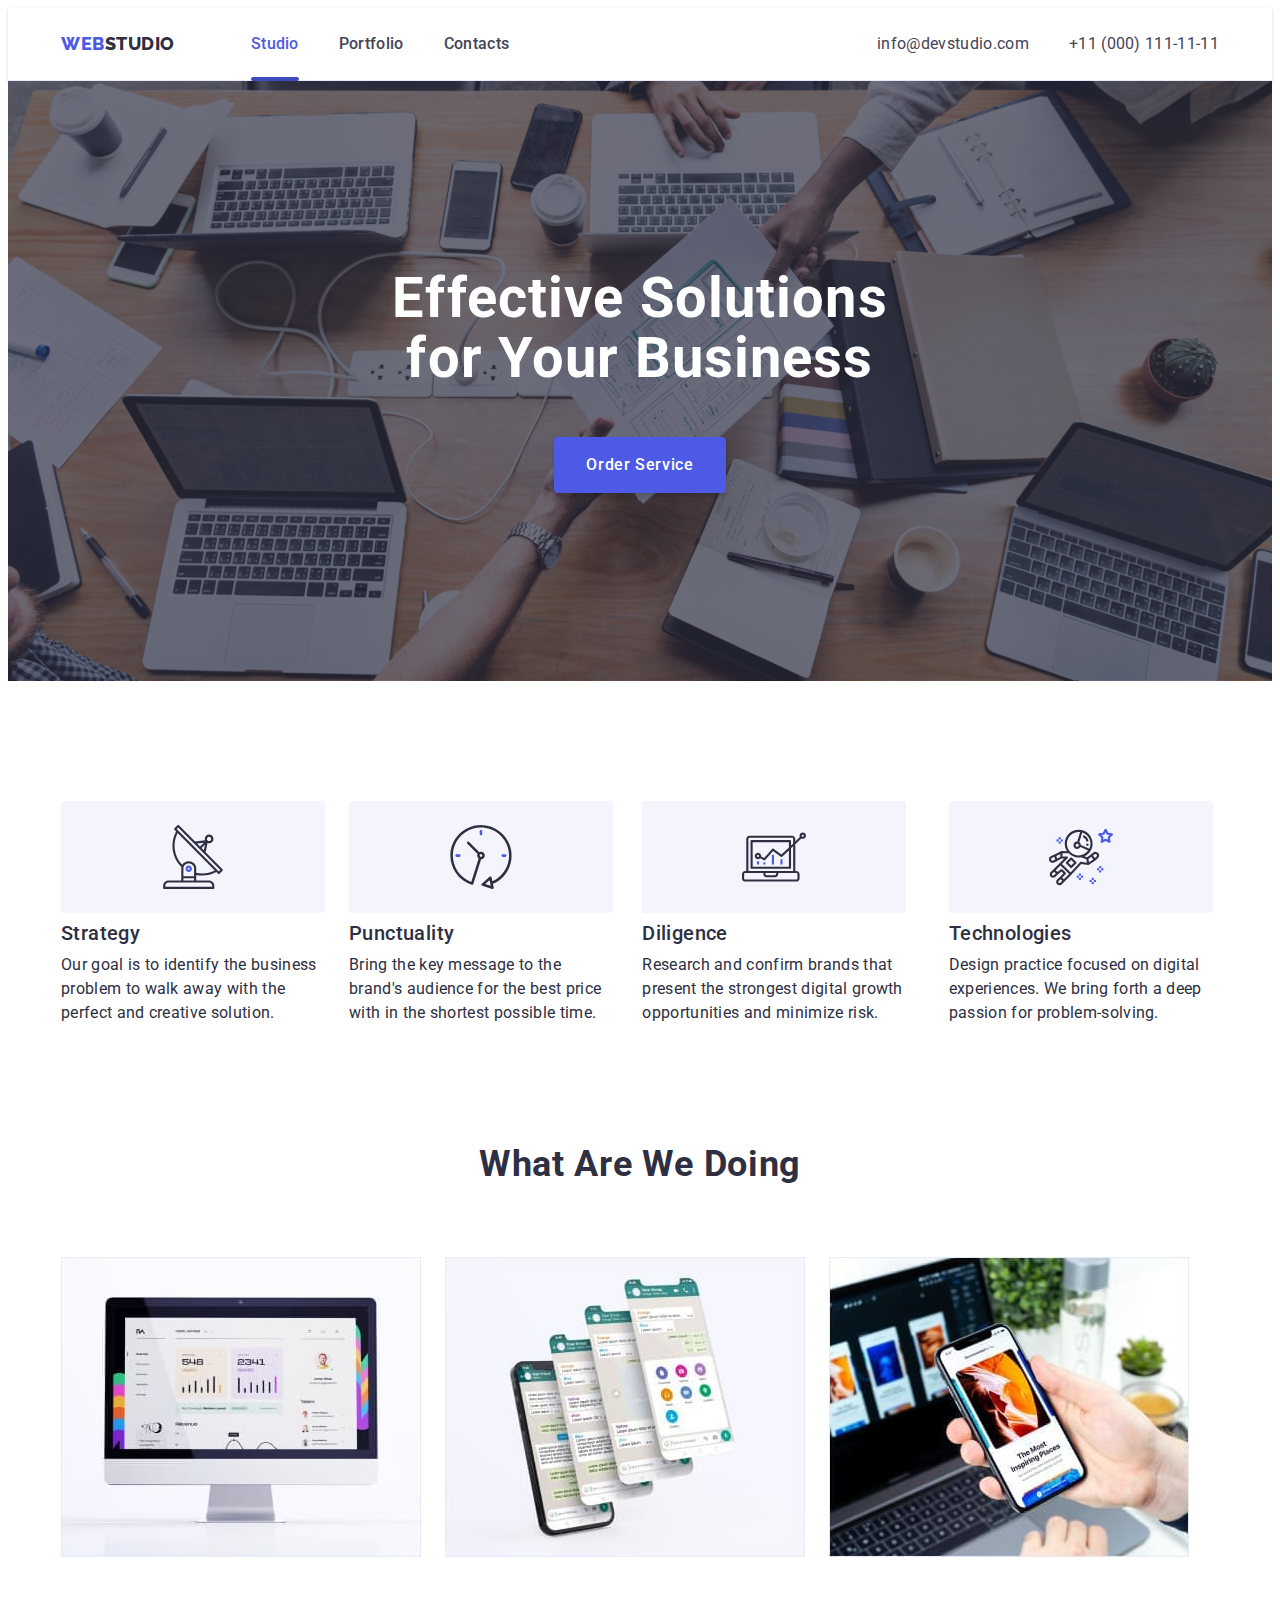
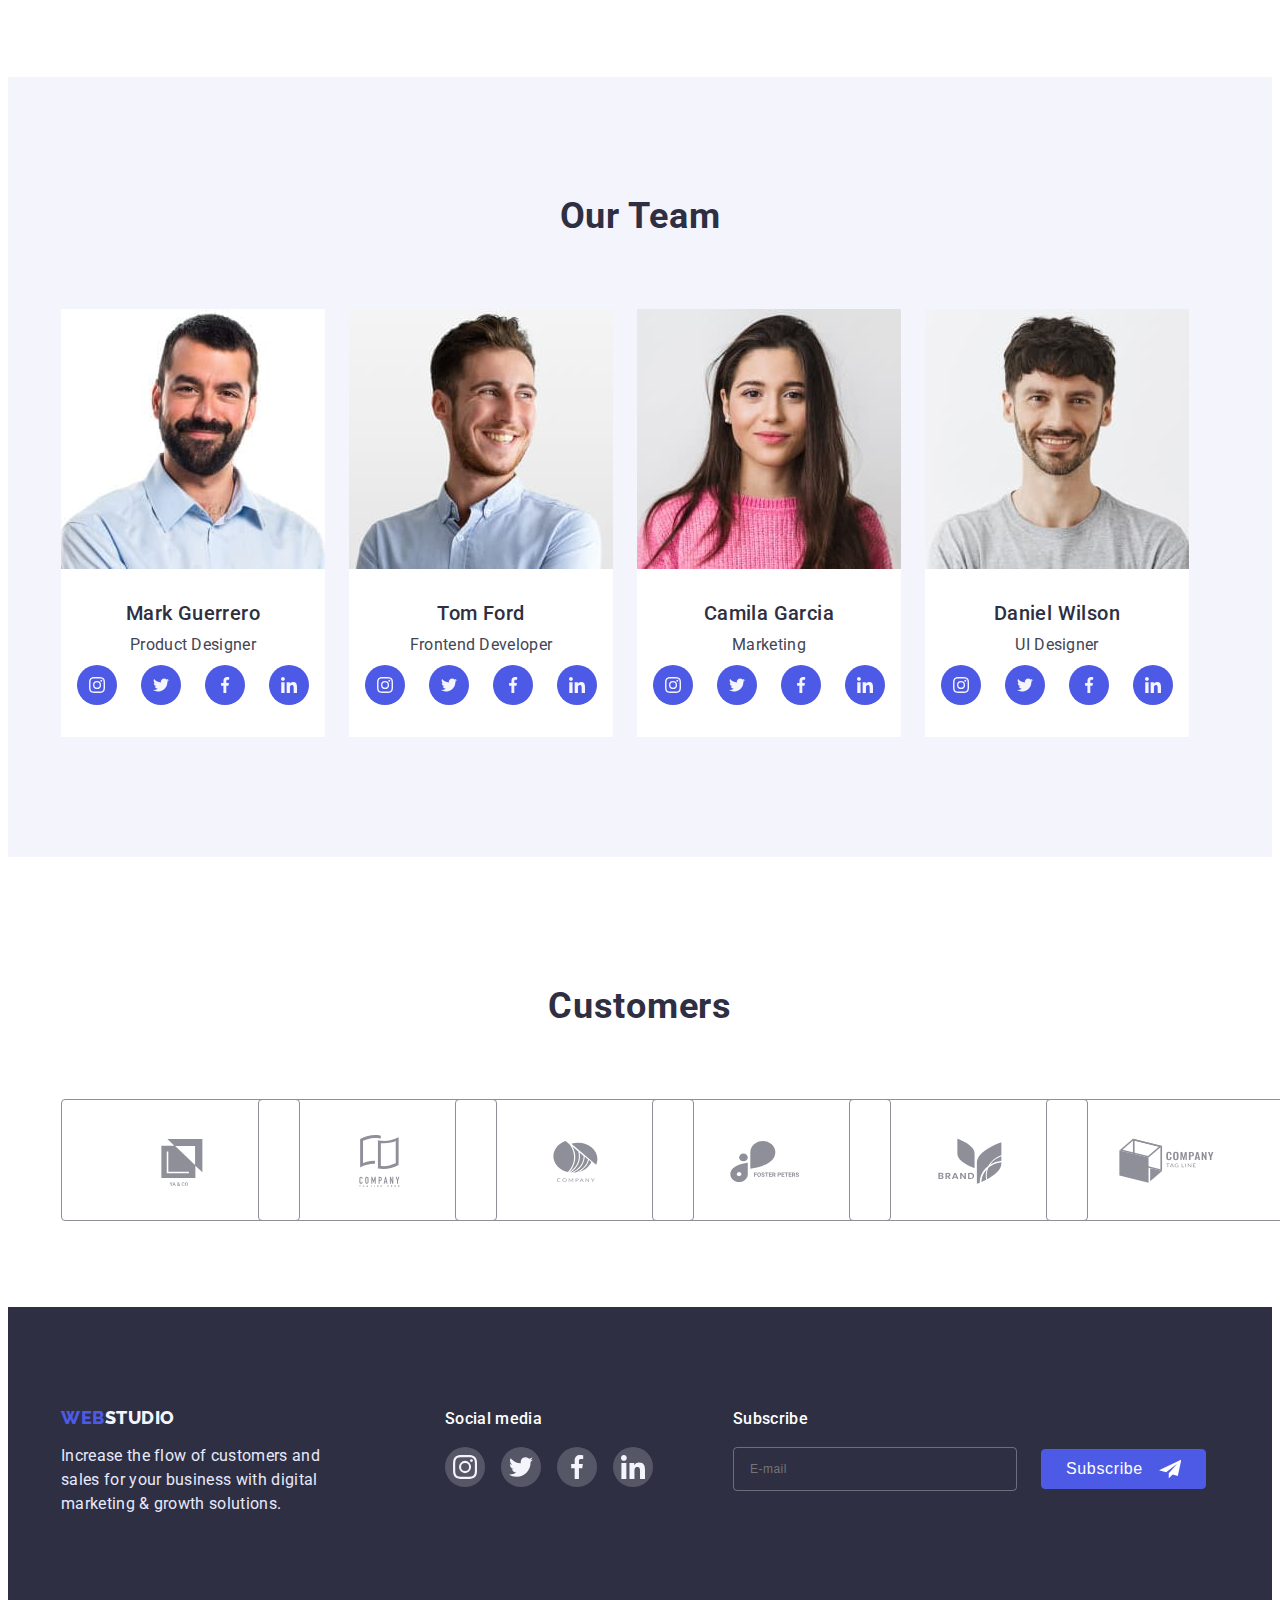
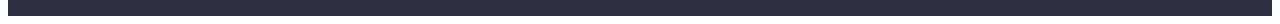
<file: index.html>
<!DOCTYPE html>
<html lang="en">

<head>
    <meta charset="UTF-8">
    <meta http-equiv="X-UA-Compatible" content="IE=edge">
    <meta name="viewport" content="width=device-width, initial-scale=1.0">
    <title>Document</title>
    <link rel="preconnect" href="https://fonts.googleapis.com">
    <link rel="preconnect" href="https://fonts.gstatic.com" crossorigin>
    <link href="https://fonts.googleapis.com/css2?family=Raleway:wght@800&family=Roboto:wght@400;500;700&display=swap"
        rel="stylesheet">
    <link rel="stylesheet" href="https://cdnjs.cloudflare.com/ajax/libs/modern-normalize/1.1.0/modern-normalize.min.css"
        integrity="sha512-wpPYUAdjBVSE4KJnH1VR1HeZfpl1ub8YT/NKx4PuQ5NmX2tKuGu6U/JRp5y+Y8XG2tV+wKQpNHVUX03MfMFn9Q=="
        crossorigin="anonymous" referrerpolicy="no-referrer" />
    <link rel="stylesheet" type="text/css" href="./css/style.css" />
</head>

<body>
    <header class="header_line">
        <div class="container cont">
            <nav class="header-navigation">
                <a href="./index.html" class="list_item header_logo"><span class="header_span">Web</span>Studio</a>
                <ul class="list_osn">
                    <li class="list_item">
                        <a class="header_link link-current" href="">Studio</a>
                    </li>
                    <li class="list_item">
                        <a class="header_link" href="porfolio.html">Portfolio</a>
                    </li>
                    <li class="list_item">
                        <a class="header_link" href="">Contacts</a>
                    </li>
                </ul>
            </nav>
            <address>
                <ul class="list_osn">
                    <li class="list_item"><a class="header-mail" href="mailto:info@devstudio.com">info@devstudio.com</a>
                    </li>
                    <li class="list_item"><a class="header-tel" href="tel:+110001111111">+11 (000) 111-11-11</a></li>
                </ul>
            </address>
        </div>
    </header>
    <main>
        <section class="hero_title">
            <div class="container">
                <h1 class="fon_text">Effective Solutions for Your Business</h1>
                <button class="fon_btn " type="button" data-modal-open> Order Service </button>
            </div>
        </section>
        <section class="section">
            <div class="container">
                <h2 hidden class="features_title">features</h2>
                <ul class="features_osn_list">
                    <li class="item-pre icon-antena">
                        <h3 class="features_osn_list_title">Strategy</h3>
                        <p class="features_osn_list_text">Our goal is to identify the business problem to walk away with
                            the perfect and creative solution.</p>
                    </li>
                    <li class="item-pre icon-clock">
                        <h3 class="features_osn_list_title">Punctuality</h3>
                        <p class="features_osn_list_text">Bring the key message to the brand's audience for the best
                            price with in the shortest possible time.</p>
                    </li>
                    <li class="item-pre icon-diagrama ">
                        <h3 class="features_osn_list_title">Diligence</h3>
                        <p class="features_osn_list_text">Research and confirm brands that present the strongest digital
                            growth opportunities and minimize risk.</p>
                    </li>
                    <li class="item-pre icon-astronaut">
                        <h3 class="features_osn_list_title">Technologies</h3>
                        <p class="features_osn_list_text">Design practice focused on digital experiences. We bring forth
                            a deep
                            passion for problem-solving.</p>
                    </li>
                </ul>
            </div>
        </section>
        <section class="section section-cont">
            <div class="container">
                <h2 class="works_title">What are we doing</h2>
                <ul class="works_list">
                    <li><img src="./images/img3.jpg" alt="img3" width="360">
                    </li>
                    <li><img src="./images/img1.jpg" alt="img1" width="360">
                    </li>
                    <li><img src="./images/img2.jpg" alt="img2" width="360">
                    </li>
                </ul>
            </div>
        </section>
        <section class="section section-item">
            <div class="container">
                <h2 class="section_teams">Our Team</h2>
                <ul class="teams_list">
                    <li>
                        <img src="./images/people.jpg" alt="people" width="264">
                        <div class="text-teamm">
                            <h3 class="text-teamm-title">Mark Guerrero</h3>
                            <p class="text-teamm-text">Product Designer</p>
                            <ul class="text_soc_list soc_list">
                                <li class="section-soc-title">
                                    <a href="" class="section-soc-link team_link">
                                        <svg class="icon-social" width="16" height="16">
                                            <use href="./images/symbol-defs.svg#icon-instagram"></use>
                                        </svg>
                                    </a>
                                </li>
                                <li class="section-soc-title">
                                    <a href="" class="section-soc-link team_link">
                                        <svg class="icon-social" width="16" height="16">
                                            <use href="./images/symbol-defs.svg#icon-twitter"></use>

                                        </svg>
                                    </a>
                                </li>
                                <li class="section-soc-title">
                                    <a href="" class="section-soc-link team_link">
                                        <svg class="icon-social" width="16" height="16">
                                            <use href="./images/symbol-defs.svg#icon-facebook"></use>
                                        </svg>
                                    </a>
                                </li>
                                <li class="section-soc-title">
                                    <a href="" class="section-soc-link team_link">
                                        <svg class="icon-social" width="16" height="16">
                                            <use href="./images/symbol-defs.svg#icon-linkedin"></use>
                                        </svg>
                                    </a>
                                </li>
                            </ul>
                        </div>
                    </li>
                    <li>
                        <img src="./images/people2.jpg" alt="people2" width="264">
                        <div class="text-teamm">
                            <h3 class="text-teamm-title">Tom Ford</h3>
                            <p class="text-teamm-text">Frontend Developer</p>
                            <ul class="text_soc_list soc_list">
                                <li class="section-soc-title">
                                    <a href="" class="section-soc-link team_link">
                                        <svg class="icon-social" width="16" height="16">
                                            <use href="./images/symbol-defs.svg#icon-instagram"></use>
                                        </svg>
                                    </a>
                                </li>
                                <li class="section-soc-title">
                                    <a href="" class="section-soc-link team_link">
                                        <svg class="icon-social" width="16" height="16">
                                            <use href="./images/symbol-defs.svg#icon-twitter"></use>

                                        </svg>
                                    </a>
                                </li>
                                <li class="section-soc-title">
                                    <a href="" class="section-soc-link team_link">
                                        <svg class="icon-social" width="16" height="16">
                                            <use href="./images/symbol-defs.svg#icon-facebook"></use>
                                        </svg>
                                    </a>
                                </li>
                                <li class="section-soc-title">
                                    <a href="" class="section-soc-link team_link">
                                        <svg class="icon-social" width="16" height="16">
                                            <use href="./images/symbol-defs.svg#icon-linkedin"></use>
                                        </svg>
                                    </a>
                                </li>
                            </ul>
                        </div>
                    </li>
                    <li>
                        <img src="./images/people3.jpg" alt="people3" width="264">
                        <div class="text-teamm">
                            <h3 class="text-teamm-title">Camila Garcia</h3>
                            <p class="text-teamm-text">Marketing</p>
                            <ul class="text_soc_list soc_list">
                                <li class="section-soc-title">
                                    <a href="" class="section-soc-link team_link">
                                        <svg class="icon-social" width="16" height="16">
                                            <use href="./images/symbol-defs.svg#icon-instagram"></use>
                                        </svg>
                                    </a>
                                </li>
                                <li class="section-soc-title">
                                    <a href="" class="section-soc-link team_link">
                                        <svg class="icon-social" width="16" height="16">
                                            <use href="./images/symbol-defs.svg#icon-twitter"></use>

                                        </svg>
                                    </a>
                                </li>
                                <li class="section-soc-title">
                                    <a href="" class="section-soc-link team_link">
                                        <svg class="icon-social" width="16" height="16">
                                            <use href="./images/symbol-defs.svg#icon-facebook"></use>
                                        </svg>
                                    </a>
                                </li>
                                <li class="section-soc-title">
                                    <a href="" class="section-soc-link team_link">
                                        <svg class="icon-social" width="16" height="16">
                                            <use href="./images/symbol-defs.svg#icon-linkedin"></use>
                                        </svg>
                                    </a>
                                </li>
                            </ul>
                        </div>
                    </li>
                    <li>
                        <img src="./images/peolpe4.jpg" alt="people3" width="264">
                        <div class="text-teamm">
                            <h3 class="text-teamm-title">Daniel Wilson</h3>
                            <p class="text-teamm-text">UI Designer</p>
                            <ul class="text_soc_list soc_list">
                                <li class="section-soc-title">
                                    <a href="" class="section-soc-link team_link">
                                        <svg class="icon-social" width="16" height="16">
                                            <use href="./images/symbol-defs.svg#icon-instagram"></use>
                                        </svg>
                                    </a>
                                </li>
                                <li class="section-soc-title">
                                    <a href="" class="section-soc-link team_link">
                                        <svg class="icon-social" width="16" height="16">
                                            <use href="./images/symbol-defs.svg#icon-twitter"></use>

                                        </svg>
                                    </a>
                                </li>
                                <li class="section-soc-title">
                                    <a href="" class="section-soc-link team_link">
                                        <svg class="icon-social" width="16" height="16">
                                            <use href="./images/symbol-defs.svg#icon-facebook"></use>
                                        </svg>
                                    </a>
                                </li>
                                <li class="section-soc-title">
                                    <a href="" class="section-soc-link team_link">
                                        <svg class="icon-social" width="16" height="16">
                                            <use href="./images/symbol-defs.svg#icon-linkedin"></use>
                                        </svg>
                                    </a>
                                </li>
                            </ul>
                        </div>
                    </li>
                </ul>
            </div>
        </section>
        <section class="section section-company">
            <div class="container">
                <h2 class="works_title">Customers</h2>
                <ul class="section-comp-list ">
                    <li class="section-comp-title">
                        <a href="" class="icon-company-link">
                            <svg class="icon-company" width="104" height="56">
                                <use href="./images/symbol-defs.svg#YACO"></use>
                            </svg>
                        </a>
                    </li>
                    <li class="section-comp-title">
                        <a href="" class="icon-company-link">
                            <svg class="icon-company" width="104" height="56">
                                <use href="./images/symbol-defs.svg#TAGLINE-HERE"> </use>
                            </svg>
                        </a>
                    </li>
                    <li class="section-comp-title">
                        <a href="" class="icon-company-link">
                            <svg class="icon-company" width="104" height="56">
                                <use href="./images/symbol-defs.svg#COMPANY"></use>
                            </svg></a>
                    </li>
                    <li class="section-comp-title">
                        <a href="" class="icon-company-link">
                            <svg class="icon-company" width="104" height="56">
                                <use href="./images/symbol-defs.svg#FOSTER-PETERS"></use>
                            </svg>
                        </a>
                    </li>
                    <li class="section-comp-title">
                        <a href="" class="icon-company-link">
                            <svg class="icon-company" width="104" height="56">
                                <use href="./images/symbol-defs.svg#BRAND"></use>
                            </svg>
                        </a>
                    </li>
                    <li class="section-comp-title">
                        <a href="" class="icon-company-link">
                            <svg class="icon-company" width="104" height="56">
                                <use href="./images/symbol-defs.svg#TAG-LINE"></use>
                            </svg>
                        </a>
                    </li>
                </ul>
            </div>
        </section>
    </main>
    <footer class="footer_osn">
        <div class="container footer-container">
            <div class="footer_logo">
                <a href="./index.html" class="footer-logo-osn fot_osn">Web<span
                        class="footer_span_osn">Studio</span></a>
                <p class="foote_text_osn">Increase the flow of customers and sales for your business with digital
                    marketing
                    & growth solutions.</p>
            </div>
            <div class="footer-social-media">
                <h3 class="footer_social_title">Social media</h3>
                <ul class="footer_social_list footer_list">
                    <li class="footer_list_element_link footer_list_element">
                        <a href="" class="footer-soc-link">
                            <svg class="" width="24" height="24">
                                <use href="./images/symbol-defs.svg#icon-instagram"></use>
                            </svg>
                        </a>
                    </li>
                    <li class="footer_list_element_link footer_list_element">
                        <a href="" class="footer-soc-link">
                            <svg class="icon-social" width="24" height="24">
                                <use href="./images/symbol-defs.svg#icon-twitter"></use>
                            </svg>
                        </a>
                    </li>
                    <li class="footer_list_element_link footer_list_element ">
                        <a href="" class="footer-soc-link">
                            <svg class="icon-social" width="24" height="24">
                                <use href="./images/symbol-defs.svg#icon-facebook"></use>
                            </svg>
                        </a>
                    </li>
                    <li class=" footer_list_element_link footer_list_element ">
                        <a href="" class="footer-soc-link">
                            <svg class="footer_list_element_linkicon-social" width="24" height="24">
                                <use href="./images/symbol-defs.svg#icon-linkedin"></use>
                            </svg>
                        </a>
                    </li>
                </ul>
            </div>
            <div class="footer-subscribe">
                <p class="footer-team-title">Subscribe</p>
                <form class="form-wrapper">
                    <input type="email" id="email" name="user-email" class="subscribe-input" placeholder="E-mail"
                        required />
                    <button type="submit" class="button-subscribe button-sub-text">Subscribe
                        <svg class="subscribe-icon" width="24" height="24">
                            <use href="./images/symbol-defs.svg#send"></use>
                        </svg>
                    </button>
                </form>
            </div>
        </div>
    </footer>
    <!--Modal window-->
    <div class="backdrop is-hidden" data-modal>
        <div class="modal">
            <button class="modal-close-btn" type="button" data-modal-close>
                <svg class="modal-icon" width="8" height="8">
                    <use href="./images/symbol-defs.svg#close"></use>
                </svg>
            </button>
            <p class="nodal-title">Leave your contacts and we will call you back</p>
            <form>
                <div class="modal-form-input">
                    <div class="modal-input-wrapper">
                        <label class="modal-label" for="name">Name</label>
                        <div class="modal-input-container">
                            <input type="text" class="modal-input" name="name" id="name">
                            <svg class="modal-input-icon" width="18" height="18">
                                <use href="./images/symbol-defs.svg#man"></use>
                            </svg>
                        </div>
                    </div>
                    <div class="modal-input-wrapper">
                        <label class="modal-label" for="phone">Phone</label>
                        <div class="modal-input-container">
                            <input type="tel" class="modal-input" name="phone" id="phone">
                            <svg class="modal-input-icon" width="18" height="24">
                                <use href="./images/symbol-defs.svg#tel"></use>
                            </svg>
                        </div>
                    </div>
                    <div class="modal-input-wrapper">
                        <label class="modal-label" for="email">Email</label>
                        <div class="modal-input-container">
                            <input type="email" class="modal-input" name="email">
                            <svg class="modal-input-icon" width="18" height="24">
                                <use href="./images/symbol-defs.svg#mail"></use>
                            </svg>
                        </div>
                    </div>
                <div class="modal-input-wrapper">
                    <label class="modal-label">Comment</label>
                    <textarea name="comment" class="modal-textarea" placeholder="Text input"></textarea>
                </div>
                </div>
                <input class="modal-form-check hidden-check" type="checkbox" name="user_policy" id="user_policy" />

                <label for="user_policy" class="modal-form-check-desc">
                    I accept the terms and conditions of the&nbsp;
                    <a href="" class="policy-style"> Privacy Policy</a>
                </label>
                <button class="modal-send-btn fon_btn" type="submit">Send</button>
            </form>
        </div>
    </div>
    <script src="https://unpkg.com/aos@2.3.1/dist/aos.js"></script>
    <script>
        AOS.init();
    </script>
    <script src="./js/modal.js"></script>
</body>

</html>
</file>
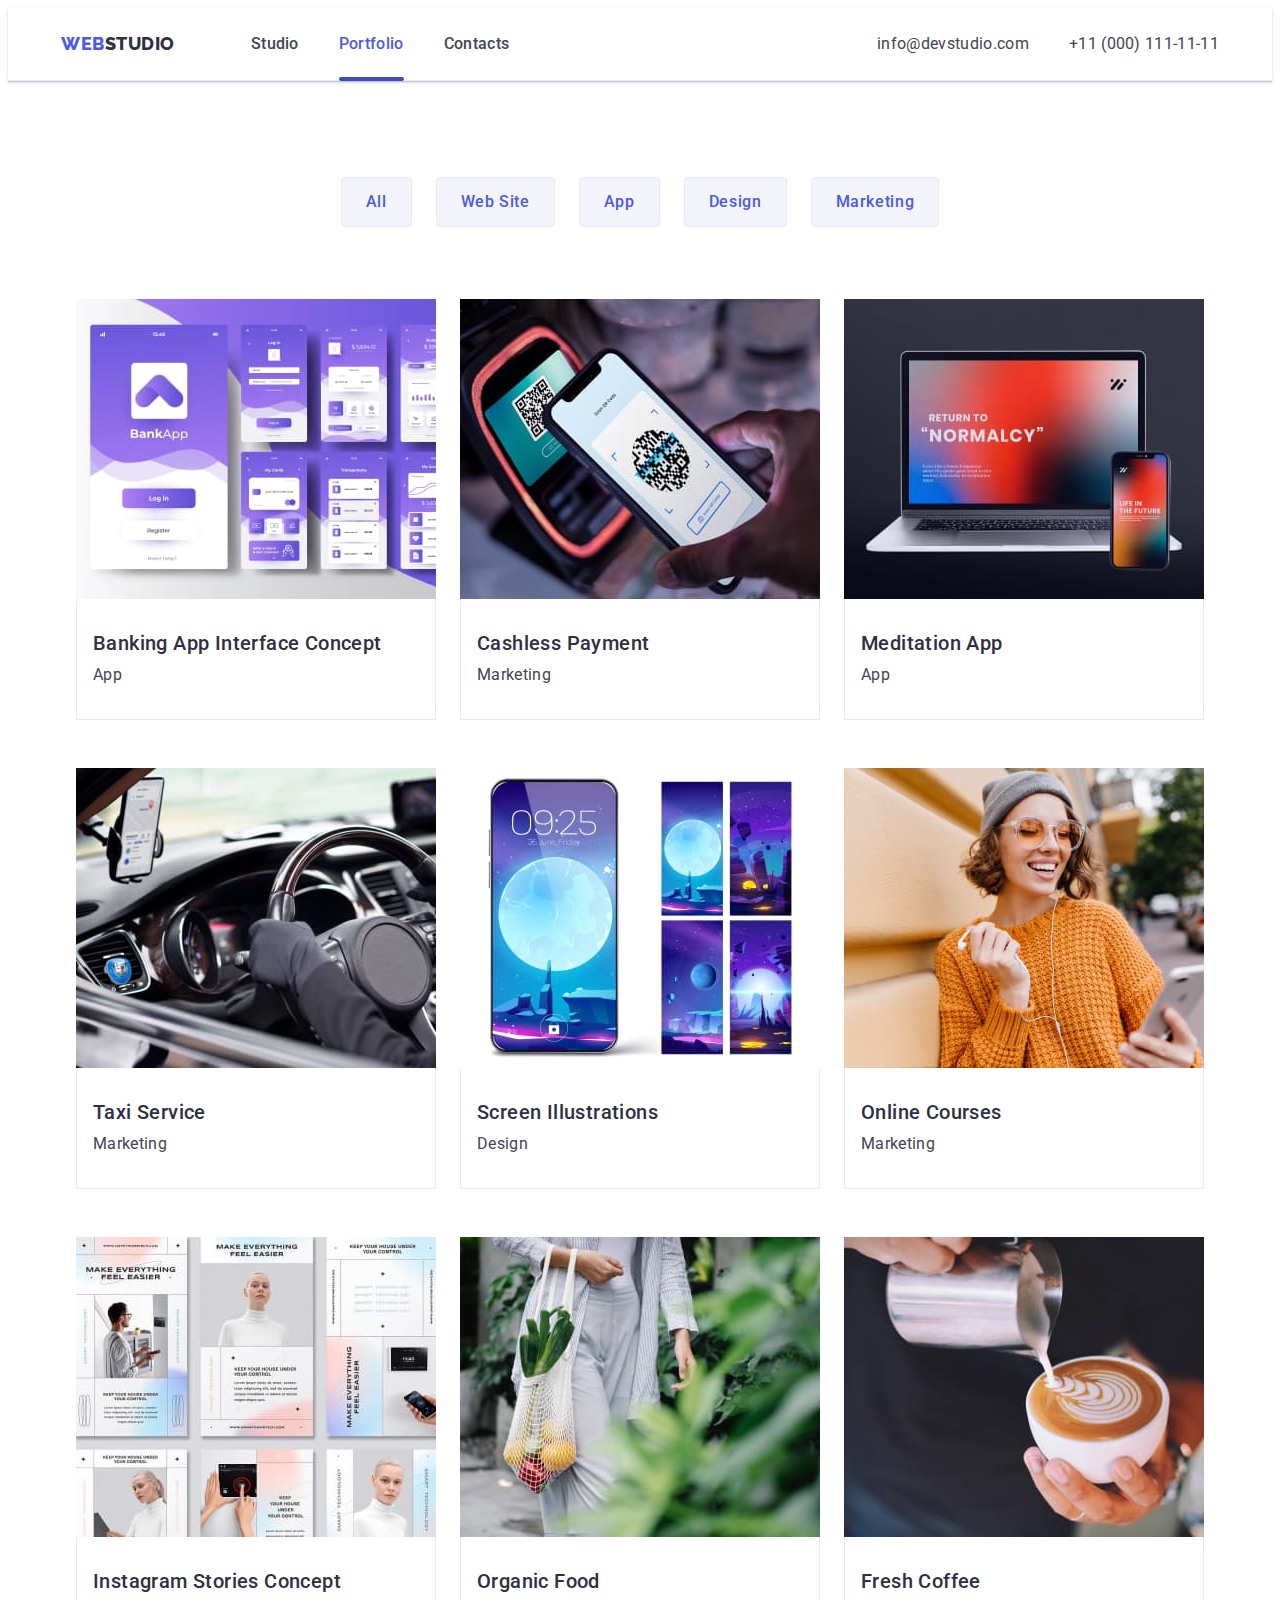
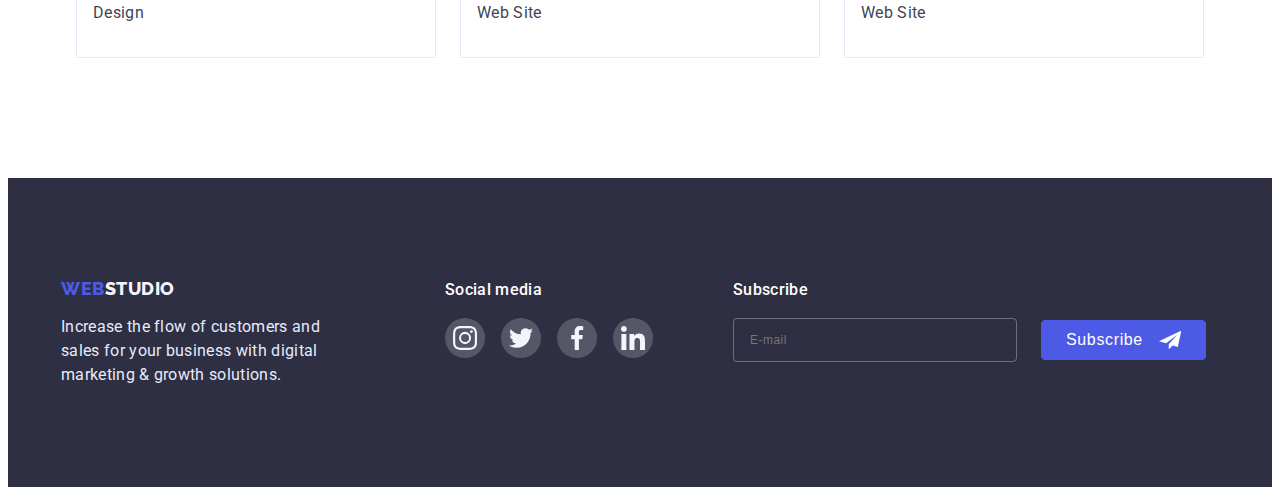
<file: porfolio.html>
<!DOCTYPE html>
<html lang="en">

<head>
    <meta charset="UTF-8">
    <meta http-equiv="X-UA-Compatible" content="IE=edge">
    <meta name="viewport" content="width=device-width, initial-scale=1.0">
    <title>Document</title>
    <link rel="preconnect" href="https://fonts.googleapis.com">
    <link rel="preconnect" href="https://fonts.gstatic.com" crossorigin>
    <link href="https://fonts.googleapis.com/css2?family=Raleway:wght@800&family=Roboto:wght@400;500;700&display=swap"
        rel="stylesheet">
    <link rel="stylesheet" href="https://cdnjs.cloudflare.com/ajax/libs/modern-normalize/1.1.0/modern-normalize.min.css"
        integrity="sha512-wpPYUAdjBVSE4KJnH1VR1HeZfpl1ub8YT/NKx4PuQ5NmX2tKuGu6U/JRp5y+Y8XG2tV+wKQpNHVUX03MfMFn9Q=="
        crossorigin="anonymous" referrerpolicy="no-referrer" />
    <link rel="stylesheet" type="text/css" href="./css/style.css" />
</head>

<body>
    <header class="header_line">
        <div class="container cont">
            <nav class="header-navigation">
                <a href="./index.html" class="list_item header_logo"><span class="header_span">Web</span>Studio</a>
                <ul class="list_osn">
                    <li class="list_item"><a class="header_link" href="index.html">Studio</a></li>
                    <li class="list_item"><a class="header_link link-current" href="porfolio.html">Portfolio</a></li>
                    <li class="list_item"><a class="header_link" href="">Contacts</a></li>
                </ul>
            </nav>
            <address>
                <ul class="list_osn">
                    <li class="list_item"><a class="header-mail" href="mailto:info@devstudio.com">info@devstudio.com</a>
                    </li>
                    <li class="list_item"><a class="header-tel" href="tel:+110001111111">+11 (000) 111-11-11</a></li>
                </ul>
            </address>
        </div>
    </header>
    <main>
        <section class="section section-pre">
            <div class="container">
                <ul class="list_button">
                    <li> <button type="button" cursor="pointer" class="list_button_element">All</button> </li>
                    <li> <button type="button" cursor="pointer" class="list_button_element">Web Site</button> </li>
                    <li> <button type="button" cursor="pointer" class="list_button_element">App</button> </li>
                    <li> <button type="button" cursor="pointer" class="list_button_element">Design</button> </li>
                    <li> <button type="button" cursor="pointer" class="list_button_element">Marketing</button> </li>
                </ul>
                <ul class="section-portfolio2">
                    <li class="section-list-item2">
                        <a href="" class="shadow">
                            <div class="work-thumb2">
                            <img src="./images/features1.jpg" alt="Banking App" width="360px" height="300px">
                                <div class="overlay2">
                                    <div class="work-overlay2">
                                        <p class="gallery-tex">
                                            14 Stylish and User-Friendly App Design Concepts · Task Manager App
                                            · Calorie Tracker App · Exotic Fruit Ecommerce App·Cloud Storage App
                                        </p>
                                    </div>
                                </div>
                            </div>
                            <div class="gallery2">
                                <h2 class="section-title2">Banking App Interface Concept</h2>
                                <p class="section-link2">App</p>
                            </div>
                        </a>
                    </li>
                    <li class="section-list-item2">
                        <a href="" class="shadow">
                            <div class="work-thumb2">
                                <img src="./images/features2.jpg" alt="Banking App" width="360px" height="300px">
                                <div class="overlay2">
                                    <div class="work-overlay2">
                                        <p class="gallery-tex">
                                            14 Stylish and User-Friendly App Design Concepts · Task Manager App
                                            · Calorie Tracker App · Exotic Fruit Ecommerce App·Cloud Storage App
                                        </p>
                                    </div>
                                </div>
                            </div>
                            <div class="gallery2">
                                <h2 class="section-title2">Cashless Payment</h2>
                                <p class="section-link2">Marketing</p>
                            </div>
                        </a>
                    </li>

                    <li class="section-list-item2">
                        <a href="" class="shadow">
                            <div class="work-thumb2">
                                <img src="./images/features3.jpg" alt="Banking App" width="360px" height="300px">
                                <div class="overlay2">
                                    <div class="work-overlay2">
                                        <p class="gallery-tex">
                                            14 Stylish and User-Friendly App Design Concepts · Task Manager App
                                            · Calorie Tracker App · Exotic Fruit Ecommerce App·Cloud Storage App
                                        </p>
                                    </div>
                                </div>
                            </div>
                            <div class="gallery2">
                            <h2 class="section-title2">Meditation App</h2>
                            <p class="section-link2">App</p>
                        </div>
                        </a>
                    </li>
                    <li class="section-list-item2">
                        <a href="" class="shadow">
                            <div class="work-thumb2">
                                <img src="./images/features4.jpg" alt="Banking App" width="360px" height="300px">
                                <div class="overlay2">
                                    <div class="work-overlay2">
                                        <p class="gallery-tex">
                                            14 Stylish and User-Friendly App Design Concepts · Task Manager App
                                            · Calorie Tracker App · Exotic Fruit Ecommerce App·Cloud Storage App
                                        </p>
                                    </div>
                                </div>
                            </div>
                            <div class="gallery2">
                                <h2 class="section-title2">Taxi Service</h2>
                                <p class="section-link2">Marketing</p>
                            </div>
                        </a>
                    </li>
                    <li class="section-list-item2">
                        <a href="" class="shadow">
                            <div class="work-thumb2">
                                <img src="./images/features5.jpg" alt="Banking App" width="360px" height="300px">
                                <div class="overlay2">
                                    <div class="work-overlay2">
                                        <p class="gallery-tex">
                                            14 Stylish and User-Friendly App Design Concepts · Task Manager App
                                            · Calorie Tracker App · Exotic Fruit Ecommerce App·Cloud Storage App
                                        </p>
                                    </div>
                                </div>
                            </div>
                            <div class="gallery2">
                                <h2 class="section-title2">Screen Illustrations</h2>
                                <p class="section-link2">Design</p>
                            </div>
                        </a>
                    </li>
                    <li class="section-list-item2">
                        <a href="" class="shadow">
                            <div class="work-thumb2">
                                <img src="./images/features6.jpg" alt="Banking App" width="360px" height="300px">
                                <div class="overlay2">
                                    <div class="work-overlay2">
                                        <p class="gallery-tex">
                                            14 Stylish and User-Friendly App Design Concepts · Task Manager App
                                            · Calorie Tracker App · Exotic Fruit Ecommerce App·Cloud Storage App
                                        </p>
                                    </div>
                                </div>
                            </div>
                            <div class="gallery2">
                                <h2 class="section-title2">Online Courses</h2>
                                <p class="section-link2">Marketing</p>
                            </div>
                        </a>
                    </li>
                    <li class="section-list-item2">
                        <a href="" class="shadow">
                            <div class="work-thumb2">
                                <img src="./images/features7.jpg" alt="Banking App" width="360px" height="300px">
                                <div class="overlay2">
                                    <div class="work-overlay2">
                                        <p class="gallery-tex">
                                            14 Stylish and User-Friendly App Design Concepts · Task Manager App
                                            · Calorie Tracker App · Exotic Fruit Ecommerce App·Cloud Storage App
                                        </p>
                                    </div>
                                </div>
                            </div>
                            <div class="gallery2">
                                <h2 class="section-title2">Instagram Stories Concept</h2>
                                <p class="section-link2">Design</p>
                            </div>
                        </a>
                    </li>
                    <li class="section-list-item2">
                        <a href="" class="shadow">
                            <div class="work-thumb2">
                                <img src="./images/features8.jpg" alt="Banking App" width="360px" height="300px">
                                <div class="overlay2">
                                    <div class="work-overlay2">
                                        <p class="gallery-tex">
                                            14 Stylish and User-Friendly App Design Concepts · Task Manager App
                                            · Calorie Tracker App · Exotic Fruit Ecommerce App·Cloud Storage App
                                        </p>
                                    </div>
                                </div>
                            </div>
                            <div class="gallery2">
                                <h2 class="section-title2">Organic Food</h2>
                                <p class="section-link2">Web Site</p>
                            </div>
                        </a>
                    </li>
                    <li class="section-list-item2">
                        <a href="" class="shadow">
                            <div class="work-thumb2">
                                <img src="./images/features9.jpg" alt="Banking App" width="360px" height="300px">
                                <div class="overlay2">
                                    <div class="work-overlay2">
                                        <p class="gallery-tex">
                                            14 Stylish and User-Friendly App Design Concepts · Task Manager App
                                            · Calorie Tracker App · Exotic Fruit Ecommerce App·Cloud Storage App
                                        </p>
                                    </div>
                                </div>
                            </div>
                        <div class="gallery2">
                            <h2 class="section-title2">Fresh Coffee</h2>
                            <p class="section-link2">Web Site</p>
                        </div>
                        </a>
                    </li>
                </ul>
            </div>
        </section>
    </main>
    <footer class="footer_osn">
        <div class="container footer-container">
            <div class="footer_logo">
                <a href="./index.html" class="footer-logo-osn fot_osn">Web<span class="footer_span_osn">Studio</span></a>
                <p class="foote_text_osn">Increase the flow of customers and sales for your business with digital marketing
                    & growth solutions.</p>
            </div>
            <div class="footer-social-media">
                <h3 class="footer_social_title">Social media</h3>
                <ul class="footer_social_list footer_list">
                    <li class="footer_list_element_link footer_list_element">
                        <a href="" class="footer-soc-link">
                            <svg class="" width="24" height="24">
                                <use href="./images/symbol-defs.svg#icon-instagram"></use>
                            </svg>
                        </a>
                    </li>
                    <li class="footer_list_element_link footer_list_element">
                        <a href="" class="footer-soc-link">
                            <svg class="icon-social" width="24" height="24">
                                <use href="./images/symbol-defs.svg#icon-twitter"></use>
                            </svg>
                        </a>
                    </li>
                    <li class="footer_list_element_link footer_list_element ">
                        <a href="" class="footer-soc-link">
                            <svg class="icon-social" width="24" height="24">
                                <use href="./images/symbol-defs.svg#icon-facebook"></use>
                            </svg>
                        </a>
                    </li>
                    <li class=" footer_list_element_link footer_list_element ">
                        <a href="" class="footer-soc-link">
                            <svg class="footer_list_element_linkicon-social" width="24" height="24">
                                <use href="./images/symbol-defs.svg#icon-linkedin"></use>
                            </svg>
                        </a>
                    </li>
                </ul>
            </div>
            <div class="footer-subscribe">
                <p class="footer-team-title">Subscribe</p>
                <form class="form-wrapper">
                        <input type="email" id="email" name="user-email" class="subscribe-input" placeholder="E-mail"
                            required />
                        <button type="submit" class="button-subscribe button-sub-text">Subscribe
                            <svg class="subscribe-icon" width="24" height="24">
                                <use href="./images/symbol-defs.svg#send"></use>
                            </svg>
                        </button>
                </form>
            </div>
        </div>
    </footer>
</body>

</html>
</file>
<file: css/style.css>
:root {
    --primary-text-color: #434455;
    --secondary-background-color: #f4f4fd;
    --second-btn-color: #e7e9fc;
    --variable-color: #404bbf;
    --accent-color: #4D5AE5;

    --blue-color: #2E2F42;
    --white-color: #ffffff;
    --text-company-color: #8E8F99;
    --soc-focus-color: #31D0AA;
    --action: cubic-bezier(0.4, 0, 0.2, 1);
}

body {
    font-family: 'Roboto', sans-serif;
    color: var(--primary-text-color);
    background-color: var(--white-color);
}

p,
h1,
h2,
h3,
h4,
h5,
h6 {
    margin: 0;
}

ul {
    margin: 0;
    padding-left: 0;
}

img {
    display: block;
}

.container {
    max-width: 1158px;
    padding-left: 15px;
    padding-right: 15px;
    margin: 0 auto;
}

.cont {
    display: flex;
}

.item-pre::before {
    display: block;
    content: "";
    width: 264px;
    height: 112px;
    background: #f4f4fd;
    background-size: 64px;
    background-repeat: no-repeat;
    background-position: center;
    background-color: #f4f4fd;
    border-radius: 4px;
}

.icon-antena::before {
    background-image: url(../images/antenna.svg);
}

.icon-clock::before {
    background-image: url(../images/clock.svg);
}

.icon-diagrama::before {
    background-image: url(../images/diagrama.svg);
}

.icon-astronaut::before {
    background-image: url(../images/astronaut.svg);
}

.header_line {
    border-bottom: 1px solid var(--second-btn-color);
    box-shadow: 0px 2px 1px rgba(46, 47, 66, 0.08), 0px 1px 1px rgba(46, 47, 66, 0.16), 0px 1px 6px rgba(46, 47, 66, 0.08);
}

.header-navigation {
    display: flex;
    align-items: center;
    margin-right: auto;
    padding: 0px;
}

.header_logo {
    font-family: "Raleway", sans-serif;
    font-style: "normal";
    font-weight: 800;
    font-size: 18px;
    line-height: 1.33;
    letter-spacing: 0.03em;
    text-transform: uppercase;
    text-decoration: none;
    color: var(--blue-color);
    display: flex;
    align-items: center;
    margin-right: 76px;
}

.header_span {
    font-family: "Raleway", sans-serif;
    font-style: normal;
    font-weight: 800;
    font-size: 18px;
    line-height: 1.33;
    display: flex;
    align-items: center;
    letter-spacing: 0.03em;
    text-transform: uppercase;
    flex: none;
    order: 0;
    flex-grow: 0;
    color: var(--accent-color);
}

.list_osn {
    list-style: none;
    display: flex;
    gap: 40px;
}

.header_link {
    font-family: "Roboto", sans-serif;
    font-style: normal;
    font-weight: 500;
    font-size: 16px;
    line-height: 1.5;
    letter-spacing: 0.02em;
    display: block;
    color: var(--blue-color);
    text-decoration: none;
    color: inherit;
    padding: 24px 0px;
    transition: color 250ms var(--action);
}

.header_link:hover {
    color: var(--variable-color);
}

.header_link:focus {
    color: var(--variable-color);
}

.header-mail {
    color: var(--primary-text-color);
    font-size: 16px;
    font-weight: 400;
    font-style: normal;
    display: block;
    line-height: 1.5;
    letter-spacing: 0.02em;
    text-decoration: none;
    padding: 24px 0px;
    transition: color 250ms var(--action);
}

.header-mail:hover {
    color: var(--variable-color);
}

.header-mail:focus {
    color: var(--variable-color);
}

.header-tel {
    color: var(--primary-text-color);
    font-size: 16px;
    font-weight: 400;
    font-size: 16px;
    line-height: 1.5;
    letter-spacing: 0.02em;
    text-decoration: none;
    font-style: normal;
    display: block;
    padding: 24px 0px;
    transition: color 250ms var(--action);
}

.header-tel:hover {
    color: var(--variable-color);
}

.header-tel:focus {
    color: var(--variable-color);
}

.link-current {
    position: relative;
    text-decoration: none;
    font-family: "Roboto", sans-serif;
    transform: scale(1);
}

.link-current::after {
    content: '';
    display: block;
    left: 0;
    bottom: -1px;
    width: 100%;
    height: 4px;
    position: absolute;
    background-color: var(--variable-color);
    border-radius: 2px;
    transition: transform 250ms cubic-bezier(0.4, 0, 0.2, 1);
}

.link-current:hover::after {
    transform: scale(0);

}


.list_osn .link-current {
    color: var(--accent-color);
}

/*hero  */

.hero_title {
    max-width: 1440px;
    max-height: 600px;
    margin: 0 auto;
    padding: 188px 0;
    text-align: center;
    color: var(--white-color);
    background: var(--blue-color);
    background-image: linear-gradient(to right,
            rgba(46, 47, 66, 0.7),
            rgba(46, 47, 66, 0.7)),
        url(../images/people-office.jpg);
    background-repeat: no-repeat;
    background-position: center;
    background-size: cover;
}

.fon_text {
    font-weight: 700;
    width: 561px;
    margin-left: auto;
    margin-right: auto;
    font-size: 56px;
    line-height: 1.07;
    text-align: center;
    letter-spacing: 0.02em;
}

.fon_btn {
    cursor: pointer;
    font-family: "Roboto", sans-serif;
    font-style: normal;
    font-weight: 500;
    font-size: 16px;
    line-height: 1.5;
    letter-spacing: 0.04em;
    border: none;
    box-shadow: 0px 4px 4px rgba(0, 0, 0, 0.15);
    border-radius: 4px;
    padding: 16px 32px;
    margin-top: 48px;
    color: var(--white-color);
    background-color: var(--accent-color);
    transition: background-color 250ms var(--action);
}

.fon_btn:hover,
.fon_btn:focus {
    background-color: var(--variable-color);

}

.section {
    padding: 120px 0;
}

.features_title {
    position: absolute;
    opacity: 0;
    width: 1px;
    height: 1px;
}

.features_osn_list {
    display: flex;
    gap: 24px;
    margin: 0;
    padding: 0;
    list-style: none;
    text-decoration: none;
}

.features_osn_list_title {
    font-weight: 500;
    font-size: 20px;
    line-height: 1.2;
    letter-spacing: 0.02em;
    color: var(--blue-color);
    margin-bottom: 8px;
    margin-top: 8px;
}

.features_osn_list_text {
    font-size: 16px;
    line-height: 1.5;
    letter-spacing: 0.02em;
    font-weight: 400;
    color: var(--blue-color);
}

.section-cont {
    padding-top: 0;
}

.works_title {
    font-weight: 700;
    font-size: 36px;
    line-height: 1.11;
    text-align: center;
    letter-spacing: 0.02em;
    text-transform: capitalize;
    margin-bottom: 72px;
    color: var(--blue-color);
}

.works_list {
    display: flex;
    list-style: none;
    text-decoration: none;
    gap: 24px;
    margin: 0;
    padding: 0;
}

.section-item {
    background: var(--secondary-background-color);
}

.section_teams {
    font-family: 'Roboto';
    font-style: normal;
    font-weight: 700;
    font-size: 36px;
    text-align: center;
    line-height: 1.11;
    letter-spacing: 0.02em;
    text-transform: capitalize;
    color: var(--blue-color);
    margin-bottom: 72px;
}

.teams_list {
    display: flex;
    list-style: none;
    text-decoration: none;
    gap: 24px;
    border-radius: 0px 0px 4px 4px;
}

.text-teamm {
    padding-top: 32px;
    padding-bottom: 32px;
    background-color: var(--white-color);
}

.text-teamm-title {
    font-weight: 500;
    font-size: 20px;
    line-height: 0.8;
    letter-spacing: 0.02em;
    line-height: 1.2;
    text-align: center;
    color: var(--blue-color);
    margin-bottom: 8px;
}

.text-teamm-text {
    font-weight: 400;
    font-size: 16px;
    line-height: 1.5;
    letter-spacing: 0.02em;
    text-align: center;
    color: var(--primary-text-color);
    margin-bottom: 8px;
}

.text_soc_list {
    display: flex;
    justify-content: center;
    gap: 24px;
}

.soc_list {
    display: flex;
    list-style: none;
    text-decoration: none;
}

.section-company {
    padding-top: 130px;
    padding-bottom: 120px;

}

.section-soc-title {
    width: 40px;
    height: 40px;

}

.section-soc-link {
    width: 100%;
    height: 100%;
    border-radius: 50%;
    display: flex;
    justify-content: center;
    align-items: center;
    background-color: var(--accent-color);
    transition: background-color 250ms var(--action);
}

.section-soc-link:hover {
    background-color: var(--variable-color);
}

.section-soc-link:focus {
    background-color: var(--variable-color);
}

.team_link {
    text-decoration: none;
    color: inherit;
    font-family: "Roboto", sans-serif;
    font-style: normal;
    font-weight: 500;
    font-size: 16px;
    line-height: 1.5;
    letter-spacing: 0.02em;
    color: var(--blue-color);

}

.section-comp-list {
    display: flex;
    justify-content: center;
    gap: 24px;
    display: flex;
    list-style: none;
    text-decoration: none;
}

.section-comp-title {
    width: calc((100% - 120px) / 6);
    height: 88px;
}

.icon-company-link {
    color: var(--text-company-color);
    width: 100%;
    height: 100%;
    border: 1px solid var(--text-company-color);
    border-radius: 4px;
    display: flex;
    justify-content: center;
    align-items: center;
    padding: 16px 32px;
    transition: fill 250ms var(--action),
        border-color 250ms var(--action);
}

.icon-company-link {
    fill: currentColor;
}

.icon-company-link:is(:hover, :focus) {
    border-color: var(--variable-color);
    fill: var(--variable-color);
}


.footer_osn {
    padding: 100px 0;
    background: var(--blue-color);
}

.footer-logo-osn {
    font-family: "Raleway", sans-serif;
    font-weight: 800;
    color: var(--accent-color);
    font-size: 18px;
    line-height: 1.17;
    letter-spacing: 0.03em;
    text-transform: uppercase;
    margin-bottom: 16px;
}

.footer_span_osn {
    font-family: "Raleway", sans-serif;
    color: var(--secondary-background-color);
    font-weight: 800;
    font-size: 18px;
    line-height: 1.17;
    letter-spacing: 0.03em;
    text-transform: uppercase;
    flex: none;
    order: 0;
    flex-grow: 0;
}

.foote_text_osn {
    font-weight: 400;
    font-size: 16px;
    line-height: 1.5;
    letter-spacing: 0.02em;
    color: var(--second-btn-color);
    width: 264px;
    margin-top: 16px;
}

.fot_osn {
    text-decoration: none;

}

.footer-container {
    display: flex;
}

.footer_social_title {
    font-weight: 500;
    font-size: 16px;
    line-height: 1.5;
    letter-spacing: 0.02em;
    color: var(--white-color);
    margin-bottom: 16px;
}

.footer-social-media {
    margin-left: 120px;
    margin-right: 80px;
}

.footer_social_list {
    display: flex;
    list-style: none;
    text-decoration: none;
}

.footer_list {
    display: flex;
    gap: 16px;
}

.footer_list_element {
    width: 40px;
    height: 40px;
    border-radius: 50%;
    display: flex;
    justify-content: center;
    align-items: center;
    background-color: rgba(255, 255, 255, 0.1);

}

.footer-subscribe {
    display: flex;
    flex-direction: column;
}

.footer-team-title {
    font-weight: 500;
    font-size: 16px;
    line-height: 1.5;
    letter-spacing: 0.02em;
    color: var(--white-color);
    margin-bottom: 16px;
}

.form-wrapper {
    display: flex;
    align-items: center;
}

.subscribe-input {
    font-weight: 400;
    font-size: 12px;
    line-height: 2;
    display: flex;
    align-items: center;
    justify-items: center;
    letter-spacing: 0.04em;
    width: 264px;
    height: 40px;
    color: rgba(255, 255, 255, 0.6);
    border: 1px solid rgba(255, 255, 255, 0.3);
    border-radius: 4px;
    background-color: transparent;
    padding-left: 16px;
    outline: transparent;
    transition: border-color 250ms cubic-bezier(0.4, 0, 0.2, 1);
}

.subscribe-input:is(:hover, :focus) {
    filter: drop-shadow(0px 4px 4px rgba(0, 0, 0, 0.15));
    color: var(--white-color);
    border-color: var(--white-color);
}

.button-subscribe {
    width: 165px;
    height: 40px;
    display: flex;
    flex-direction: row;
    justify-content: center;
    align-items: center;
    padding: 8px 24px;
    margin-left: 24px;
    color: var(--white-color);
    border: 1px solid #4D5AE5;
    background: var(--accent-color);
    border-radius: 4px;
    outline: transparent;
    transition: background-color 250ms cubic-bezier(0.4, 0, 0.2, 1);
}

.button-subscribe:is(:hover, :focus) {
    background-color: var(--variable-color);
}


.button-sub-text {
    font-weight: 500;
    font-size: 16px;
    line-height: 1.5;
    display: flex;
    align-items: center;
    text-align: center;
    letter-spacing: 0.04em;
    outline: transparent;
}

.subscribe-icon {
    margin-left: 16px;
    fill: var(--white-color);
}

.section-pre {
    padding-top: 96px;
    padding-bottom: 120px;
}

.footer-soc-link {
    width: 100%;
    height: 100%;
    border-radius: 50%;
    display: flex;
    justify-content: center;
    align-items: center;
    background-color: rgba(255, 255, 255, 0.1);
    transition: background-color 250ms cubic-bezier(0.4, 0, 0.2, 1);
}

.footer-soc-link:is(:hover, :focus) {

    background-color: var(--soc-focus-color);
}

.list_button {
    display: flex;
    list-style: none;
    justify-content: center;
    margin-bottom: 72px;
    gap: 24px;
}

.list_button_element {
    cursor: pointer;
    font-family: "Roboto";
    font-style: normal;
    font-weight: 500;
    font-size: 16px;
    line-height: 1.5;
    letter-spacing: 0.04em;
    text-align: center;
    justify-content: center;
    padding: 12px 24px;
    border: 1px solid #E7E9FC;
    border-radius: 4px;
    color: var(--accent-color);
    background-color: var(--secondary-background-color);
    transition: color 250ms cubic-bezier(0.4, 0, 0.2, 1),
        background-color 250ms cubic-bezier(0.4, 0, 0.2, 1),
        border-color 250ms cubic-bezier(0.4, 0, 0.2, 1),
        box-shadow 250ms cubic-bezier(0.4, 0, 0.2, 1);
}

.list_button_element:hover {
    color: var(--white-color);
    background-color: var(--variable-color);
    border-color: transparent;
    box-shadow: 0px 3px 1px rgba(0, 0, 0, 0.1), 0px 2px 1px rgba(0, 0, 0, 0.08), 0px 2px 2px rgba(0, 0, 0, 0.12);
}

.list_button_element:focus {
    color: var(--white-color);
    background-color: var(--variable-color);
    border-color: transparent;
    box-shadow: 0px 3px 1px rgba(0, 0, 0, 0.1), 0px 2px 1px rgba(0, 0, 0, 0.08), 0px 2px 2px rgba(0, 0, 0, 0.12);
}

.section-portfolio2 {
    display: flex;
    flex-wrap: wrap;
    list-style: none;
    justify-content: center;
    gap: 48px 24px;
}

.section-list-item2 {
    background: var(--white-color);

}

.gallery2 {
    padding: 32px 0 32px 16px;
    border-left: 1px solid #e7e9fc;
    border-right: 1px solid #e7e9fc;
    border-bottom: 1px solid #e7e9fc;
}

.section-title2 {
    font-weight: 500;
    font-size: 20px;
    line-height: 1.2;
    letter-spacing: 0.02em;
    color: var(--blue-color);
    margin-bottom: 8px;
}

.section-link2 {
    font-size: 16px;
    line-height: 1.5;
    letter-spacing: 0.02em;
    color: var(--primary-text-color);
}

.shadow {
    display: block;
    text-decoration: none;
    transition: box-shadow 250ms var(--action);
}

.shadow:hover,
.shadow:focus {
    box-shadow: 0px 1px 6px rgba(46, 47, 66, 0.08),
        0px 1px 1px rgba(46, 47, 66, 0.16),
        0px 2px 1px rgba(46, 47, 66, 0.08);
}


.shadow:hover .overlay2,
.shadow:focus .overlay2 {
    transform: translateY(0);
}

.work-thumb2 {
    position: relative;
    overflow: hidden;
}

.overlay2 {
    position: absolute;
    top: 0;
    left: 0;
    width: 100%;
    height: 100%;
    background-color: var(--accent-color);
    mix-blend-mode: normal;
    transform: translateY(100%);
    transition: transform 250ms var(--action);
}

.work-overlay2 {
    position: absolute;
    top: 0;
    left: 0;
    width: 296px;
    transform: translate(40px, 32px);
    color: var(--secondary-background-color);
}

/* ----------------Modal----------------- */
.backdrop {
    position: fixed;
    top: 0;
    left: 0;
    width: 100%;
    height: 100%;
    background-color: rgba(46, 47, 66, 0.4);

    opacity: 1;
    visibility: visible;

    transition: opacity 250ms var(--action), visibility 250ms var(--action);
}

.backdrop.is-hidden {
    visibility: hidden;
    opacity: 0;
    pointer-events: none;
}

.backdrop.is-hidden .modal {
    transform: translate(-50%, -50%) scale(0.9);
}

.modal {
    position: absolute;
    top: 50%;
    left: 50%;
    width: 408px;
    height: 584px;
    padding: 72px 24px 24px;
    box-shadow: 0px 1px 1px rgba(0, 0, 0, 0.14), 0px 1px 3px rgba(0, 0, 0, 0.12), 0px 2px 1px rgba(0, 0, 0, 0.2);
    border-radius: 4px;
    background-color: var(--white-color);
    transform: translate(-50%, -50%) scale(1);

    transition: transform 250ms var(--action);
}

.modal-close-btn {
    cursor: pointer;
    position: absolute;
    top: 24px;
    right: 24px;
    display: block;
    width: 24px;
    height: 24px;

    color: var(--blue-color);
    background-color: rgba(231, 233, 252, 0.1);
    border: 1px solid rgba(46, 47, 66, 0.1);
    border-radius: 50%;

    transition: background-color 250ms var(--action), color 250ms var(--action);
}

.modal-icon {
    position: absolute;
    top: 50%;
    left: 50%;
    transform: translate(-50%, -50%);

    fill: currentColor;
}

.modal-close-btn:hover,
.modal-close-btn:focus {
    background-color: var(--variable-color);
    color: var(--white-color);
    border-color: transparent;
}


.nodal-title {
    margin-bottom: 16px;
    font-weight: 500;
    line-height: 1.5;
    text-align: center;
    letter-spacing: 0.02em;
    color: var(--blue-color);
}

.modal-form-input {
    display: flex;
    flex-direction: column;
    gap: 8px;
}

.modal-input-wrapper {
    display: flex;
    flex-direction: column;
    column-gap: 4px;
}

.modal-label {
    font-size: 12px;
    line-height: 1.17;
    letter-spacing: 0.04em;
    color: var(--text-company-color);
    margin-bottom: 4px;
}

.modal-input-container {
    position: relative;
}

.modal-input {
    width: 100%;
    height: 40px;
    padding: 11px 34px;
    border: 1px solid rgba(33, 33, 33, 0.2);
    border-radius: 4px;
    font-size: 12px;
    line-height: 1.17;
    letter-spacing: 0.04em;
    color: var(--blue-color);
    transition: border-color 250ms var(--action);
}

.modal-input:hover,
.modal-input:focus {
    border-color: var(--accent-color);
}

.modal-input-icon {
    position: absolute;
    top: 50%;
    left: 16px;
    transform: translateY(-50%);
    transition: fill 250ms var(--action);
}

.modal-input:hover+.modal-input-icon,
.modal-input:focus+.modal-input-icon {
    fill: var(--accent-color);
}

.modal-textarea {
    padding: 8px 16px;
    height: 120px;
    border: 1px solid rgba(33, 33, 33, 0.2);
    border-radius: 4px;
    resize: none;
    font-size: 12px;
    line-height: 1.17;
    letter-spacing: 0.04em;
    color: var(--blue-color);
}

.modal-send-btn {
    display: block;
    width: 169px;
    height: 56px;
    margin: 0 auto;
    text-align: center;
    padding: 16px 32px;
}

.modal-send-btn:hover,
.modal-send-btn:focus {
    background-color: var(--variable-color);
}
.modal-form-check {
    display: inline-block;
    -webkit-appearance: none;
    -moz-appearance: none;
    appearance: none;
    position: relative;

}

.modal-form-check-desc {
    display: block;
    margin-left: 24px;
}

.modal-form-check-desc:after {
    content: "";
    display: inline-block;
    width: 16px;
    height: 16px;
    cursor: pointer;
    margin-right: 8px;
    border: 1.25px solid #2e2f42;
    border-radius: 2px;
    position: absolute;
    left: 24px;
}

.modal-form-check:checked+.modal-form-check-desc:after {
    background-color: #404bbf;
    border: none;
    background-image: url(../images/click.svg);
    background-position: center;
    background-repeat: no-repeat;
    background-size: contain;
}


.modal-form-check-desc {
    display: flex;
    align-items: center;
    margin-bottom: 24px;
    font-size: 12px;
    line-height: 1.17;
    letter-spacing: 0.04em;
}

.modal-form-submit {
    font-family: inherit;
    font-weight: 500;
    font-size: 16px;
    line-height: 1.5;
    letter-spacing: 0.04em;
    width: 169px;
    height: 56px;
    display: block;
    margin: 0 auto;
    color: var(--brand-main-btn);
    background: var(--brand-main-btn-back);
    box-shadow: 0px 4px 4px rgba(0, 0, 0, 0.15);
    border-radius: 4px;
    border: none;
    bottom: none;
    cursor: pointer;
    transition-property: background-color;
    transition-duration: 250ms;
    transition-timing-function: cubic-bezier(0.4, 0, 0.2, 1);
}

.modal-form-submit:hover,
.modal-form-submit:focus {
    background: var(--brand-main-btn-hover);
}

.policy-style {
    font-size: 12px;
    line-height: 1.2;
    letter-spacing: 0.04em;
    color: #4D5AE5;
}
</file>
